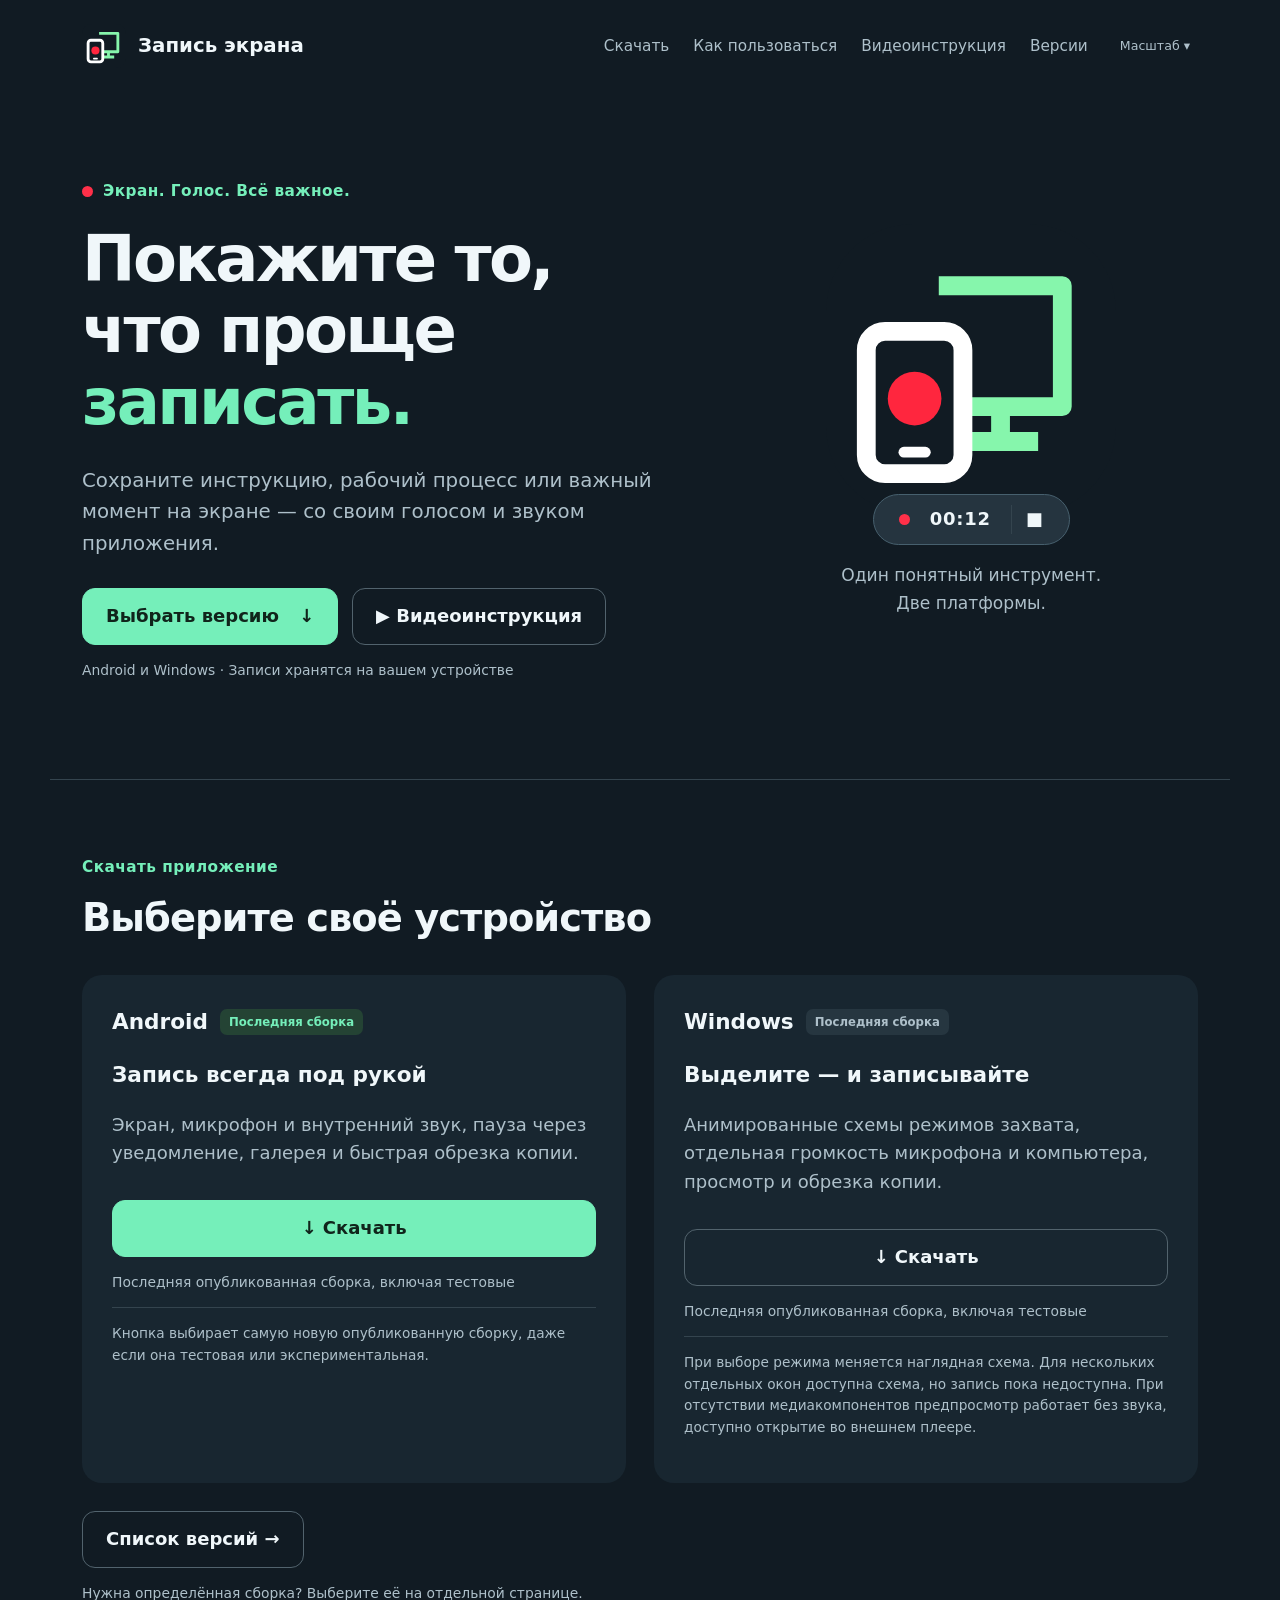
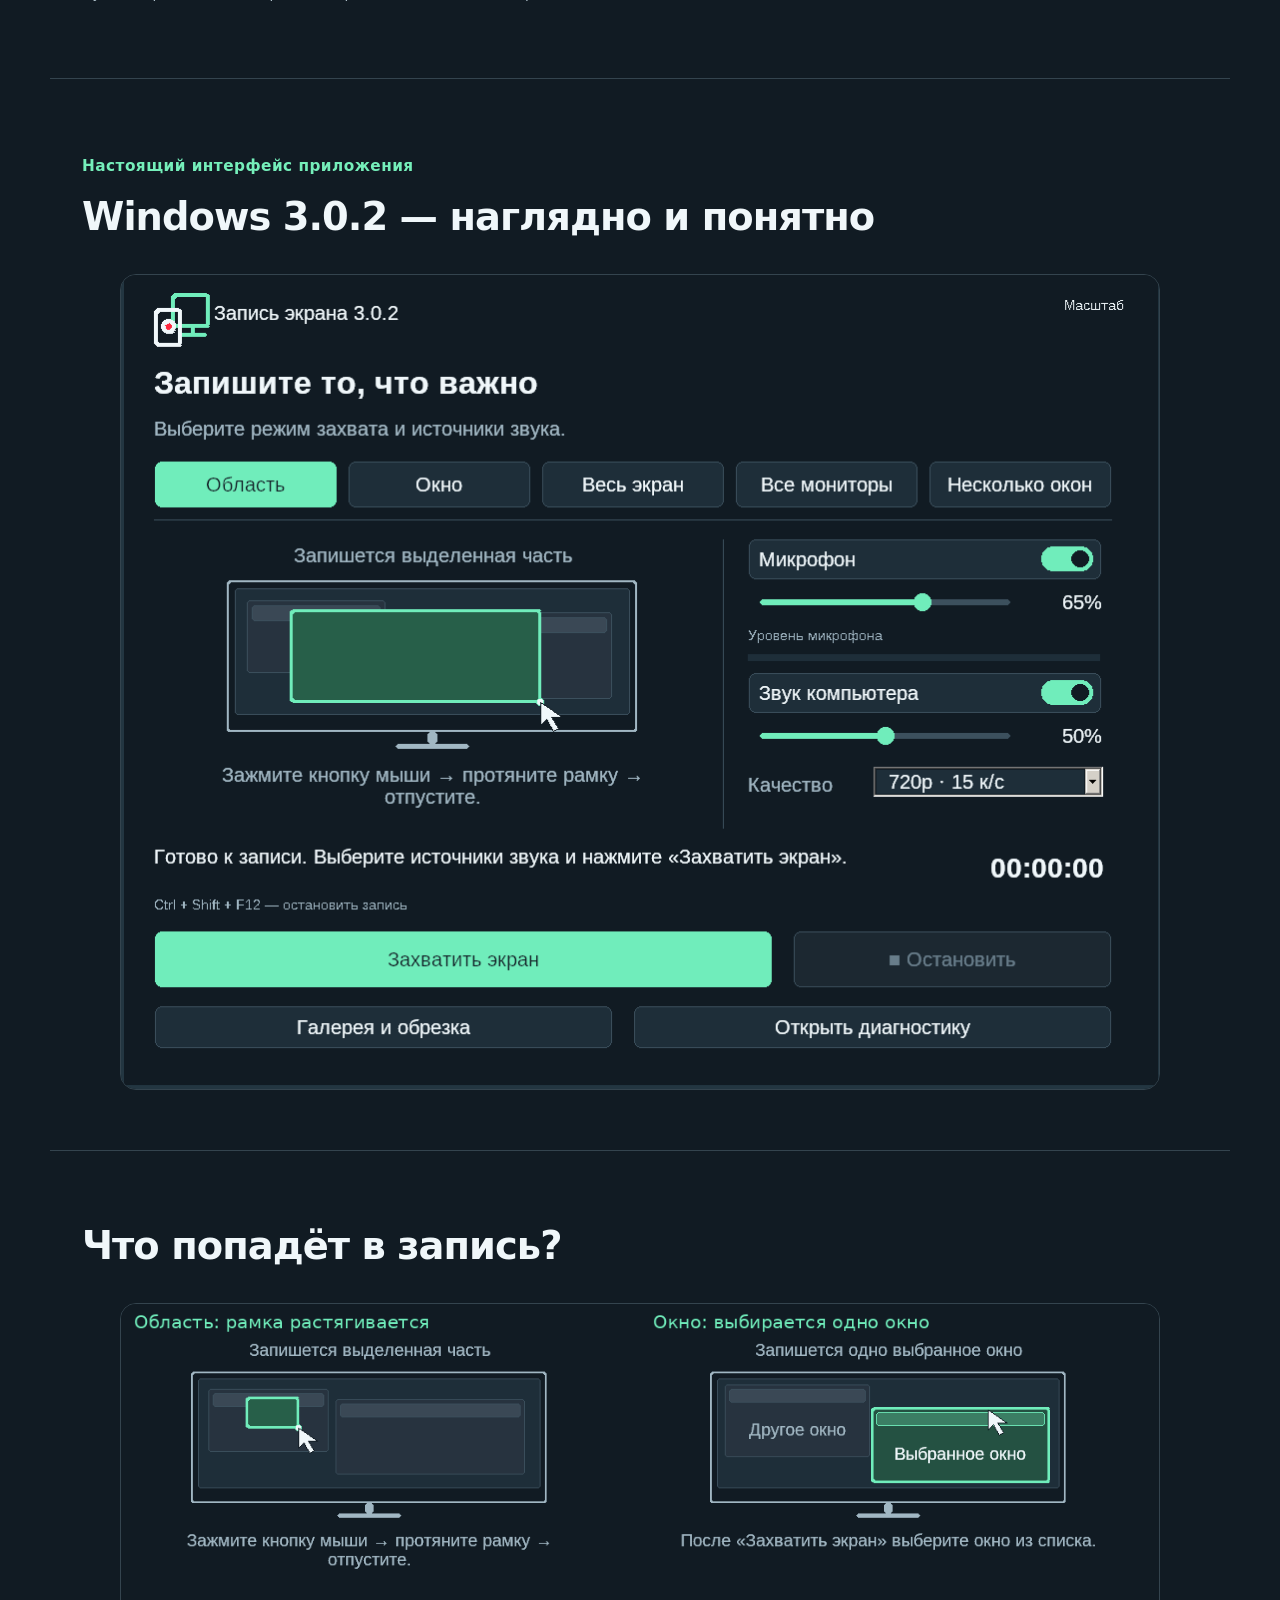
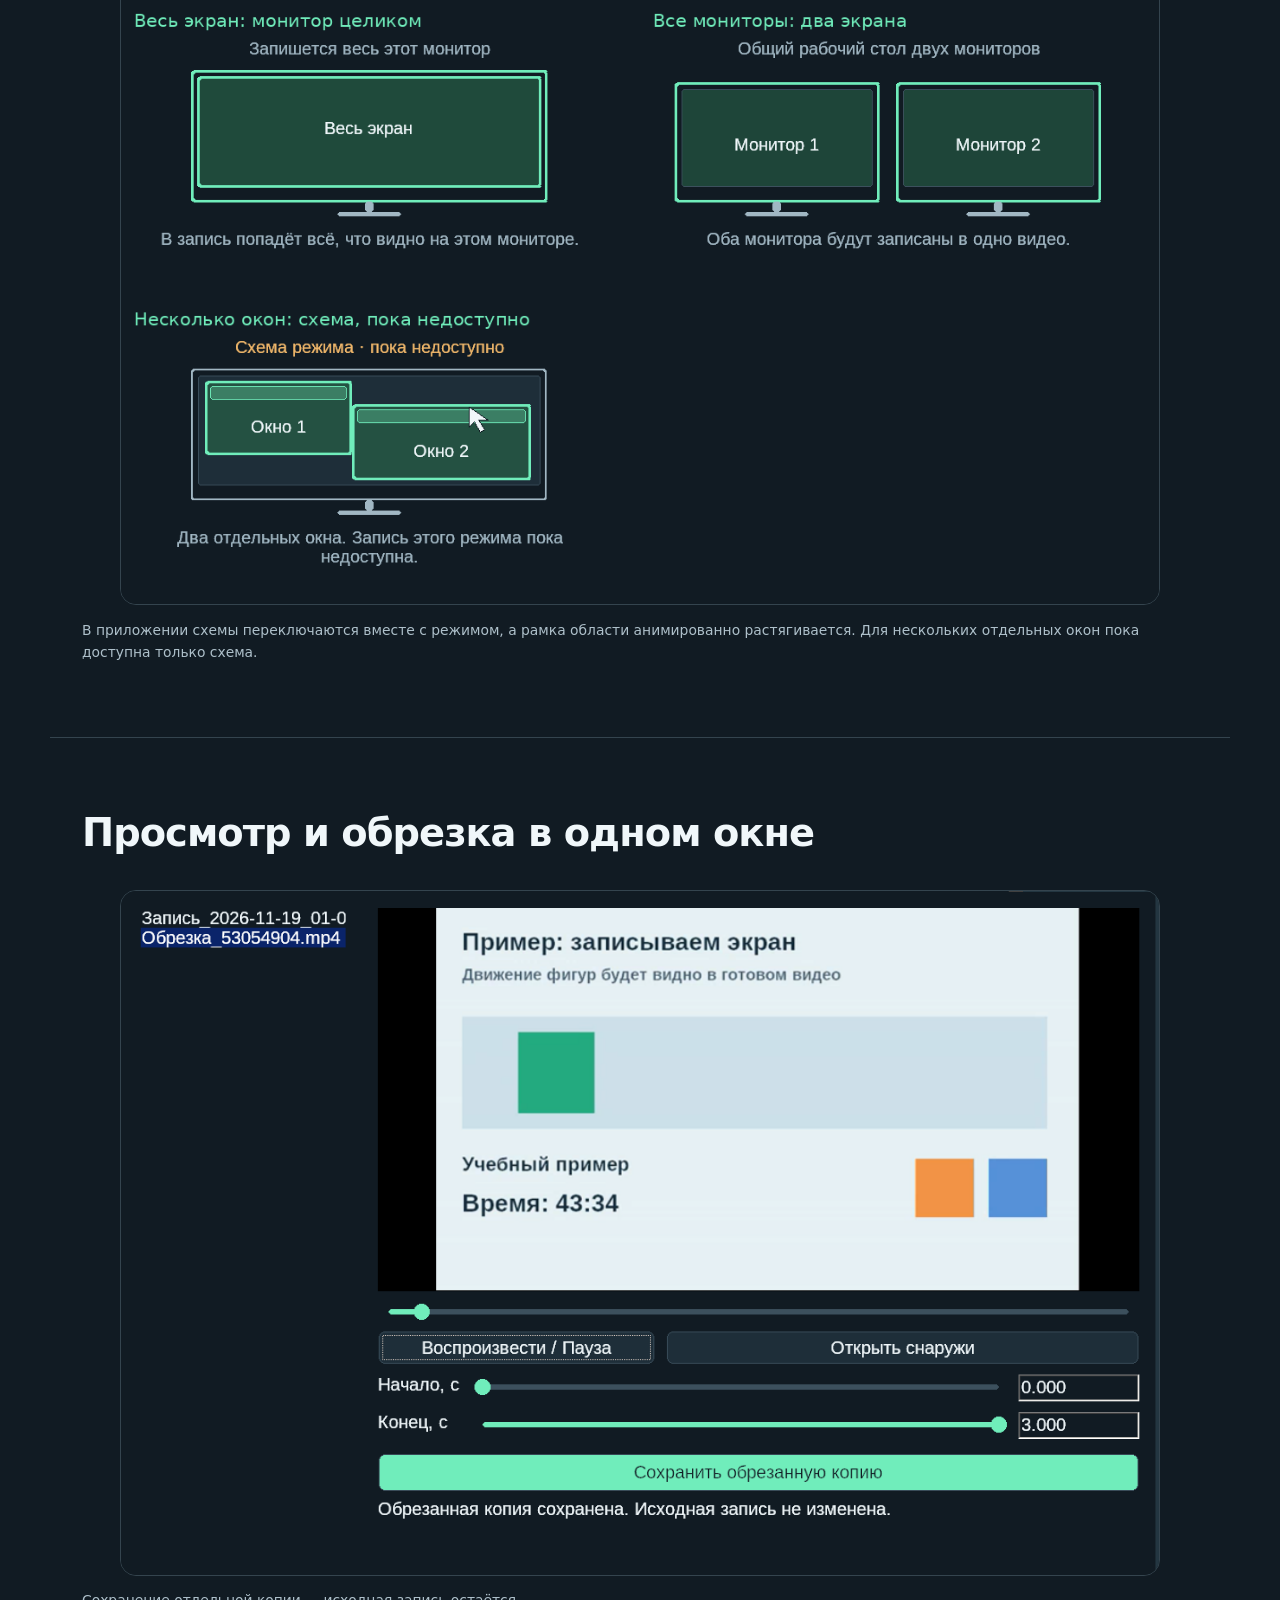
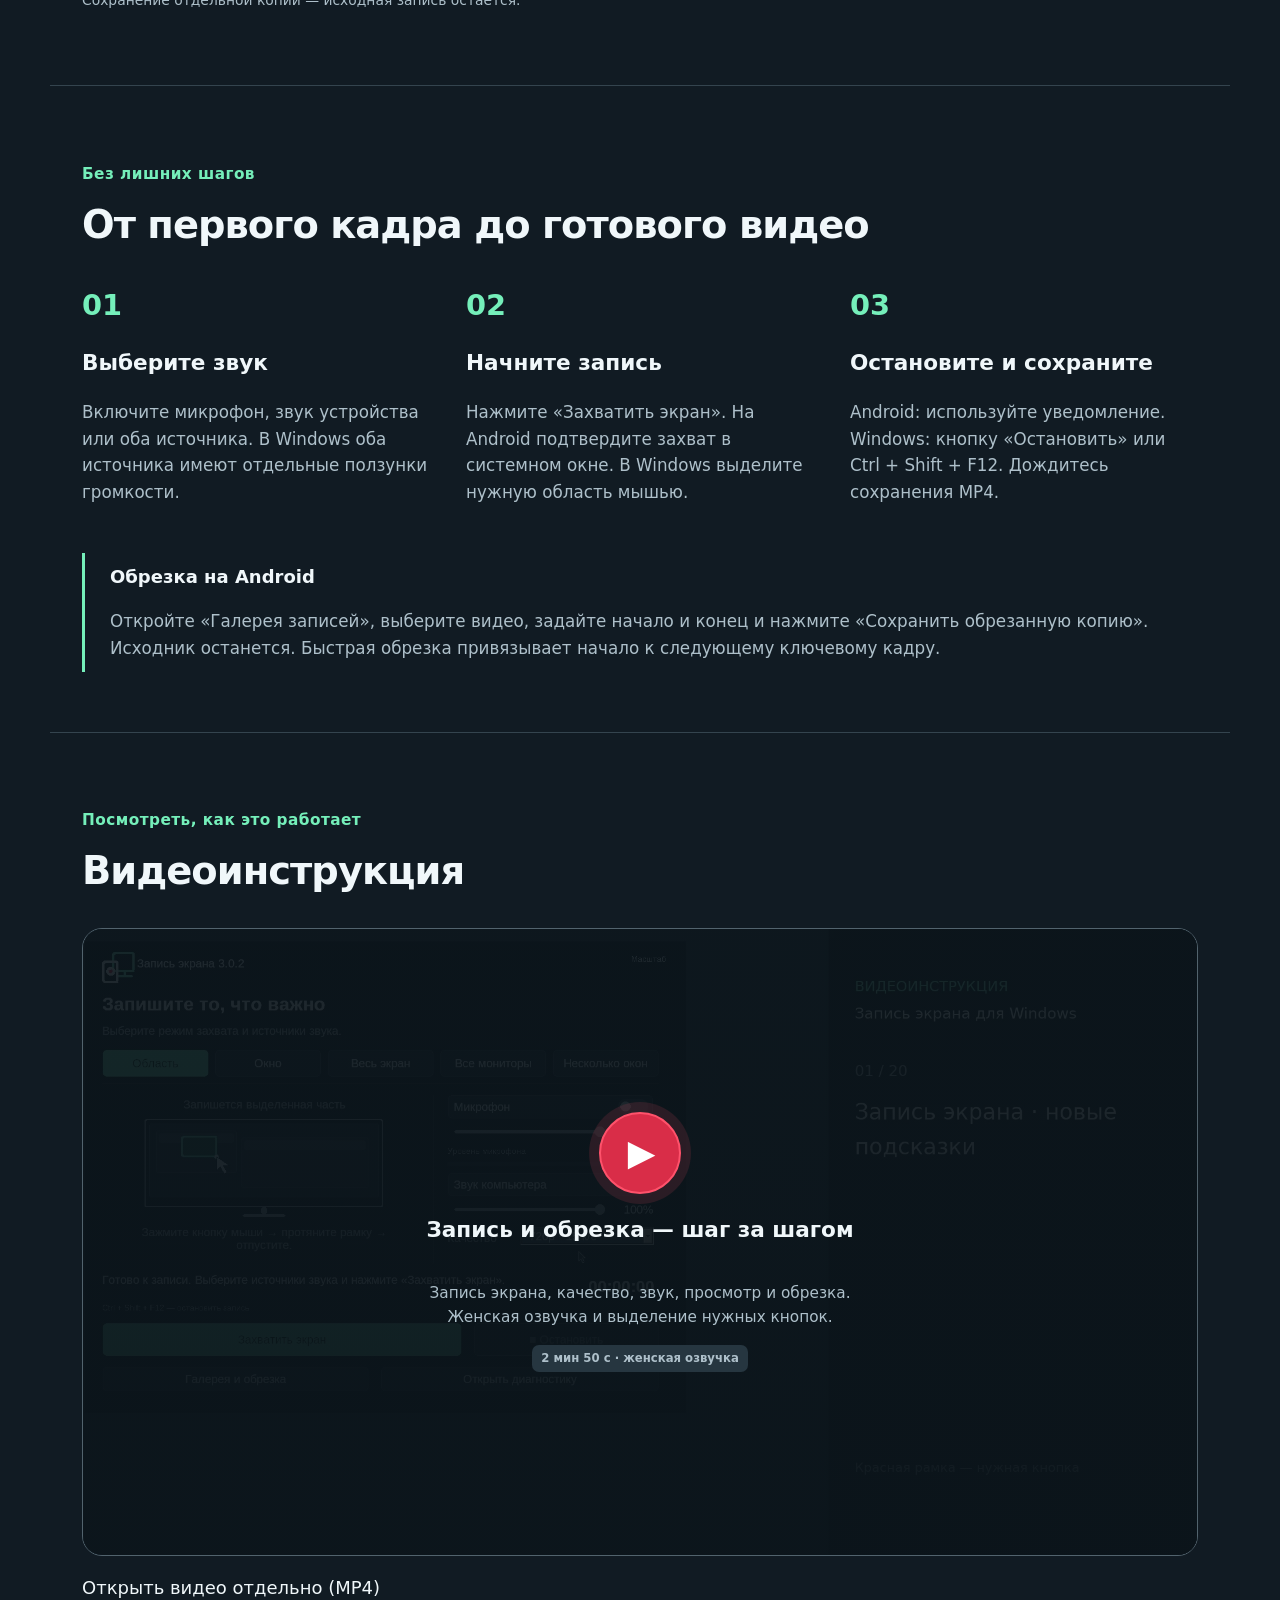
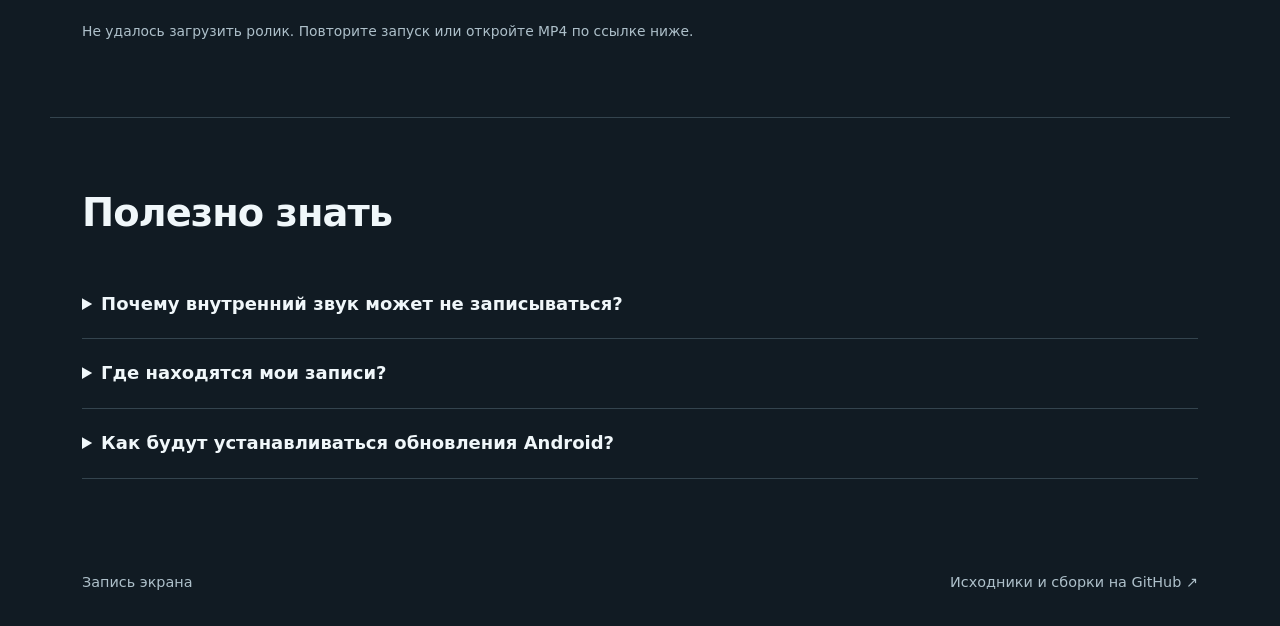
<file: site/index.html>
<!doctype html><html lang="ru"><head><meta charset="utf-8"><meta name="viewport" content="width=device-width,initial-scale=1"><meta name="theme-color" content="#111b23"><title>Запись экрана — скачать для Android и Windows</title><meta name="description" content="Запись экрана со звуком для Android и Windows. Скачать экспериментальный APK, Windows-приложение и посмотреть инструкции."><link rel="icon" href="icon.svg"><link rel="stylesheet" href="style.css?v=downloads-1"></head><body>
<header class="wrap"><a class="brand" href="#"><img src="icon.svg" alt="" width="44" height="44"><span>Запись экрана</span></a><nav aria-label="Главное меню"><a href="#download">Скачать</a><a href="#how">Как пользоваться</a><a href="#guide">Видеоинструкция</a><a href="versions.html">Версии</a></nav><button id="font" class="quiet" aria-haspopup="true" aria-expanded="false">Масштаб ▾</button><div id="font-menu" hidden role="group" aria-label="Масштаб интерфейса"><button data-font="100">100%</button><button data-font="125">125%</button><button data-font="150">150%</button><button data-font="175">175%</button><button data-font="200">200%</button></div></header>
<main><section class="hero wrap"><div><p class="eyebrow"><span class="dot"></span> Экран. Голос. Всё важное.</p><h1>Покажите то,<br>что проще <em>записать.</em></h1><p class="intro">Сохраните инструкцию, рабочий процесс или важный момент на экране — со своим голосом и звуком приложения.</p><div class="actions"><a class="button primary" href="#download">Выбрать версию <span>↓</span></a><a class="button" href="#guide">▶ Видеоинструкция</a></div><p class="subtle">Android и Windows · Записи хранятся на вашем устройстве</p></div><div class="visual" aria-label="Схема: телефон и компьютер с индикатором записи"><img src="icon.svg" alt="Телефон перед монитором, красная точка записи"><div class="record-pill"><span class="dot"></span> 00:12 <span class="stop">■</span></div><p>Один понятный инструмент.<br>Две платформы.</p></div></section>
<section id="download" class="wrap section"><p class="eyebrow">Скачать приложение</p><h2>Выберите своё устройство</h2><div class="downloads"><article><div class="platform">Android <span class="badge" id="channel-android">Последняя сборка</span></div><h3>Запись всегда под рукой</h3><p>Экран, микрофон и внутренний звук, пауза через уведомление, галерея и быстрая обрезка копии.</p><a class="button primary" href="download.html?platform=android">↓ Скачать</a><p class="subtle" id="latest-android">Последняя опубликованная сборка, включая тестовые</p><p class="note">Кнопка выбирает самую новую опубликованную сборку, даже если она тестовая или экспериментальная.</p></article><article><div class="platform">Windows <span class="badge muted" id="channel-windows">Последняя сборка</span></div><h3>Выделите — и записывайте</h3><p>Анимированные схемы режимов захвата, отдельная громкость микрофона и компьютера, просмотр и обрезка копии.</p><a class="button" href="download.html?platform=windows">↓ Скачать</a><p class="subtle" id="latest-windows">Последняя опубликованная сборка, включая тестовые</p><p class="note">При выборе режима меняется наглядная схема. Для нескольких отдельных окон доступна схема, но запись пока недоступна. При отсутствии медиакомпонентов предпросмотр работает без звука, доступно открытие во внешнем плеере.</p></article></div><div class="version-actions"><a class="button" href="versions.html">Список версий →</a><p class="subtle">Нужна определённая сборка? Выберите её на отдельной странице.</p></div></section>
<section class="wrap section"><p class="eyebrow">Настоящий интерфейс приложения</p><h2>Windows 3.0.2 — наглядно и понятно</h2><img class="app-screenshot" src="assets/windows-3.0.png" alt="Windows 3.0.2: схема захвата, отдельная громкость микрофона и компьютера, компактное меню Масштаб" loading="lazy"></section><section class="wrap section"><h2>Что попадёт в запись?</h2><img class="app-screenshot" src="assets/capture-modes-3.0.2.png" alt="Пять схем захвата: область внутри рамки, одно окно, весь экран, два монитора и схема нескольких окон" loading="lazy"><p class="subtle">В приложении схемы переключаются вместе с режимом, а рамка области анимированно растягивается. Для нескольких отдельных окон пока доступна только схема.</p></section><section class="wrap section"><h2>Просмотр и обрезка в одном окне</h2><img class="app-screenshot" src="assets/gallery.png" alt="Галерея Windows: просмотр записи и выбор начала и конца обрезки" loading="lazy"><p class="subtle">Сохранение отдельной копии — исходная запись остаётся.</p></section><section id="how" class="wrap section"><p class="eyebrow">Без лишних шагов</p><h2>От первого кадра до готового видео</h2><div class="steps"><article><b>01</b><h3>Выберите звук</h3><p>Включите микрофон, звук устройства или оба источника. В Windows оба источника имеют отдельные ползунки громкости.</p></article><article><b>02</b><h3>Начните запись</h3><p>Нажмите «Захватить экран». На Android подтвердите захват в системном окне. В Windows выделите нужную область мышью.</p></article><article><b>03</b><h3>Остановите и сохраните</h3><p>Android: используйте уведомление. Windows: кнопку «Остановить» или Ctrl + Shift + F12. Дождитесь сохранения MP4.</p></article></div><div class="tip"><strong>Обрезка на Android</strong><p>Откройте «Галерея записей», выберите видео, задайте начало и конец и нажмите «Сохранить обрезанную копию». Исходник останется. Быстрая обрезка привязывает начало к следующему ключевому кадру.</p></div></section>
<section id="guide" class="wrap section"><p class="eyebrow">Посмотреть, как это работает</p><h2>Видеоинструкция</h2><div class="video-shell"><div id="video-poster" class="video-poster"><button class="play" aria-label="Смотреть видеоинструкцию">▶</button><h3>Запись и обрезка — шаг за шагом</h3><p>Запись экрана, качество, звук, просмотр и обрезка.<br>Женская озвучка и выделение нужных кнопок.</p><span class="badge muted">Пошаговый урок · женская озвучка</span></div><video id="tutorial" hidden controls playsinline preload="metadata" poster="assets/tutorial-v3-poster.jpg" aria-label="Видеоинструкция"><track kind="captions" src="assets/tutorial-v3-ru.vtt" srclang="ru" label="Русские"></video></div><p><a href="assets/tutorial-windows-v3.mp4" target="_blank" rel="noopener">Открыть видео отдельно (MP4)</a></p><p id="video-status" class="subtle">Настоящая запись Windows 3.0.2: схемы режимов, два ползунка громкости, качество, масштаб, просмотр и обрезка. Нажмите ▶ для просмотра со звуком.</p></section>
<section class="wrap section faq"><h2>Полезно знать</h2><details><summary>Почему внутренний звук может не записываться?</summary><p>Android позволяет приложениям запрещать захват своего звука. Защищённое видео и звонки могут быть недоступны для записи.</p></details><details><summary>Где находятся мои записи?</summary><p>Android: Movies/ScreenRecorder и галерея приложения. Windows: Видео/ScreenRecorder вашего профиля.</p></details><details><summary>Как будут устанавливаться обновления Android?</summary><p>При возвращении в приложение проверяется каталог опубликованных сборок. По умолчанию разрешены тестовые версии; в настройках можно выбрать только стабильные. Скачанный APK проверяется, а установку подтверждает Android.</p></details></section></main><footer class="wrap"><span>Запись экрана</span><a href="https://github.com/nicolenkoe/screen-recorder-downloads">Исходники и сборки на GitHub ↗</a></footer><script src="settings.js?v=downloads-1"></script><script src="app.js?v=downloads-1"></script></body></html>
</file>
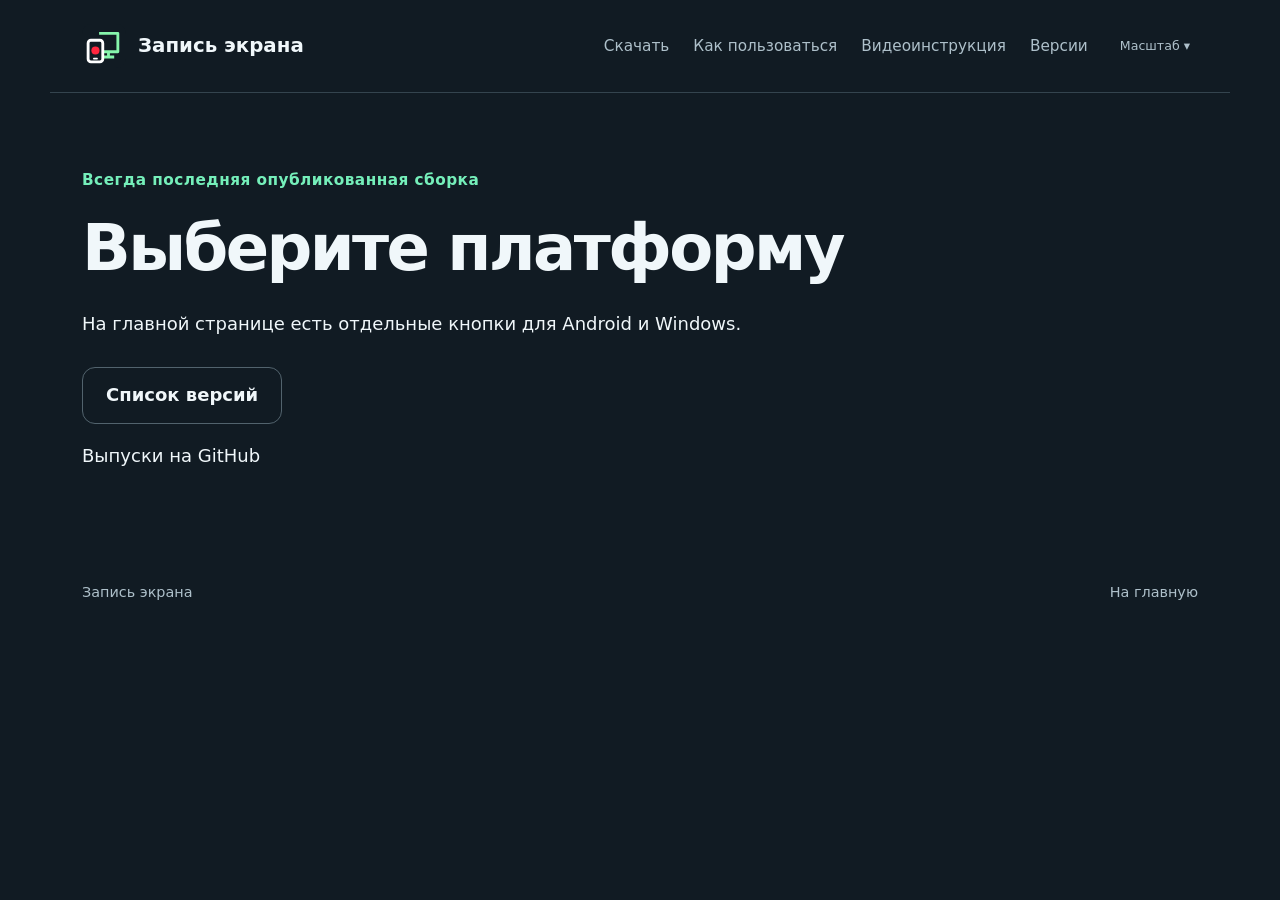
<file: site/download.html>
<!doctype html><html lang="ru"><head><meta charset="utf-8"><meta name="viewport" content="width=device-width,initial-scale=1"><meta name="theme-color" content="#111b23"><title>Скачать — Запись экрана</title><link rel="icon" href="icon.svg"><link rel="stylesheet" href="style.css?v=downloads-1"></head><body><header class="wrap"><a class="brand" href="index.html"><img src="icon.svg" alt="" width="44" height="44"><span>Запись экрана</span></a><nav aria-label="Главное меню"><a href="index.html#download">Скачать</a><a href="index.html#how">Как пользоваться</a><a href="index.html#guide">Видеоинструкция</a><a href="versions.html">Версии</a></nav><button id="font" class="quiet" aria-haspopup="true" aria-expanded="false">Масштаб ▾</button><div id="font-menu" hidden role="group" aria-label="Масштаб интерфейса"><button data-font="100">100%</button><button data-font="125">125%</button><button data-font="150">150%</button><button data-font="175">175%</button><button data-font="200">200%</button></div></header><main class="wrap section"><p class="eyebrow">Всегда последняя опубликованная сборка</p><h1 id="download-title">Подготавливаем скачивание</h1><p id="download-status" role="status" aria-live="polite">Проверяем версии, включая тестовые и экспериментальные.</p><div class="actions"><a id="direct-download" class="button primary" hidden>↓ Скачать</a><button id="retry-download" class="button" hidden>Повторить</button><a class="button" href="versions.html">Список версий</a></div><p><a id="github-releases" href="https://github.com/nicolenkoe/screen-recorder-downloads/releases">Выпуски на GitHub</a></p><noscript><p>Для автоматического выбора включите JavaScript или откройте выпуски на GitHub.</p></noscript></main><footer class="wrap"><span>Запись экрана</span><a href="index.html#download">На главную</a></footer><script src="settings.js?v=downloads-1"></script><script type="module" src="download.mjs"></script></body></html>
</file>
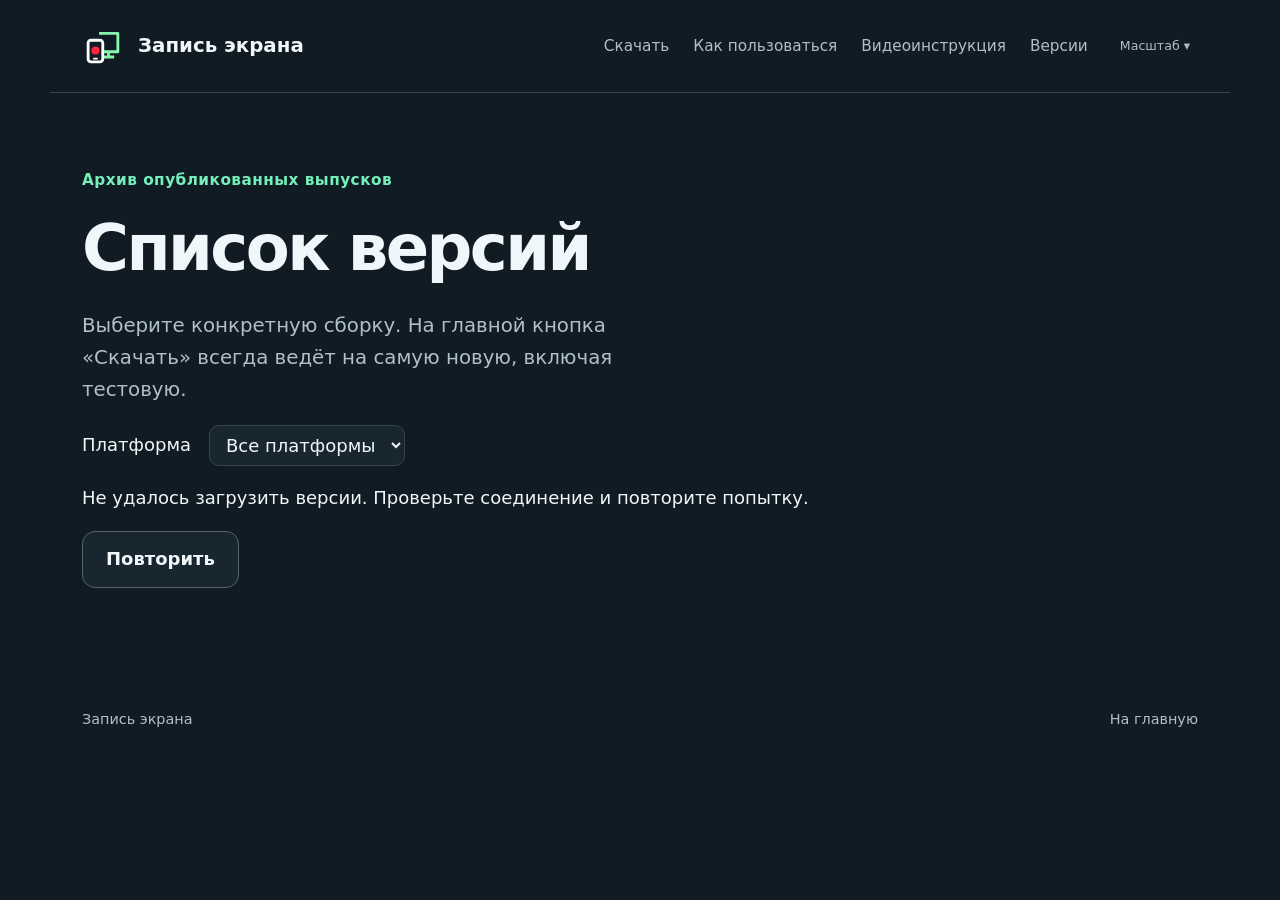
<file: site/versions.html>
<!doctype html><html lang="ru"><head><meta charset="utf-8"><meta name="viewport" content="width=device-width,initial-scale=1"><meta name="theme-color" content="#111b23"><title>Список версий — Запись экрана</title><link rel="icon" href="icon.svg"><link rel="stylesheet" href="style.css?v=downloads-1"></head><body><header class="wrap"><a class="brand" href="index.html"><img src="icon.svg" alt="" width="44" height="44"><span>Запись экрана</span></a><nav aria-label="Главное меню"><a href="index.html#download">Скачать</a><a href="index.html#how">Как пользоваться</a><a href="index.html#guide">Видеоинструкция</a><a href="versions.html">Версии</a></nav><button id="font" class="quiet" aria-haspopup="true" aria-expanded="false">Масштаб ▾</button><div id="font-menu" hidden role="group" aria-label="Масштаб интерфейса"><button data-font="100">100%</button><button data-font="125">125%</button><button data-font="150">150%</button><button data-font="175">175%</button><button data-font="200">200%</button></div></header><main class="wrap section"><p class="eyebrow">Архив опубликованных выпусков</p><h1>Список версий</h1><p class="intro">Выберите конкретную сборку. На главной кнопка «Скачать» всегда ведёт на самую новую, включая тестовую.</p><label class="version-filter" for="platform-filter">Платформа <select id="platform-filter"><option value="all">Все платформы</option><option value="android">Android</option><option value="windows">Windows</option></select></label><p id="versions-status" role="status" aria-live="polite">Загружаем версии…</p><button id="retry-versions" class="button" hidden>Повторить</button><div id="version-list" class="version-list"></div><noscript><p>Включите JavaScript или <a href="https://github.com/nicolenkoe/screen-recorder-downloads/releases">откройте выпуски на GitHub</a>.</p></noscript></main><footer class="wrap"><span>Запись экрана</span><a href="index.html#download">На главную</a></footer><script src="settings.js?v=downloads-1"></script><script type="module" src="versions.mjs"></script></body></html>
</file>
<file: site/style.css>
:root{color-scheme:dark;--bg:#111b23;--surface:#182630;--text:#f0f7fa;--muted:#aec0ca;--mint:#75efba;--line:#34444e;font:18px/1.6 'Segoe UI',system-ui,sans-serif}*{box-sizing:border-box}html{scroll-behavior:smooth;scroll-padding-top:36px}body{margin:0;background:var(--bg);color:var(--text)}a{color:inherit;text-decoration:none}a:hover{text-decoration:underline}button,input{font:inherit}.wrap{max-width:1180px;margin:auto;padding-inline:32px}header{display:flex;align-items:center;gap:24px;padding-block:24px;position:relative}.brand{display:flex;align-items:center;gap:12px;font-weight:650;font-size:1.1rem;white-space:nowrap}nav{display:flex;gap:24px;margin-left:auto;font-size:.85rem;color:var(--muted)}.quiet{font-size:.7rem;background:none;border:0;color:var(--muted);cursor:pointer;white-space:nowrap;padding:8px}#font-menu{position:absolute;z-index:5;right:32px;top:75px;background:#24343f;border:1px solid var(--line);padding:6px;border-radius:10px;box-shadow:0 8px 24px #0005}#font-menu button{display:block;width:95px;padding:5px 15px;background:none;border:0;color:var(--text);cursor:pointer;text-align:left;font-size:.8rem}#font-menu button:hover,#font-menu button[aria-pressed=true]{background:var(--mint);color:var(--bg);border-radius:5px}.hero{display:grid;grid-template-columns:1.35fr 1fr;align-items:center;gap:50px;padding-block:72px 84px}.eyebrow{display:flex;align-items:center;gap:10px;color:var(--mint);font-weight:600;font-size:.85rem;letter-spacing:.03em}.dot{width:11px;height:11px;border-radius:100%;display:inline-block;background:#ff3049;flex:none}h1{font-size:clamp(2.4rem,5vw,3.7rem);line-height:1.12;letter-spacing:-.04em;margin:20px 0 26px}h1 em{font-style:normal;color:var(--mint)}.intro{max-width:620px;color:var(--muted);font-size:1.1rem}.actions{display:flex;flex-wrap:wrap;gap:14px;margin:28px 0 14px}.button{display:inline-flex;justify-content:center;align-items:center;gap:20px;min-height:54px;padding:13px 23px;border:1px solid #52636d;border-radius:13px;font-weight:650;background:transparent}.button:hover{background:#253b46;text-decoration:none}.primary{background:var(--mint);color:#10241b;border-color:var(--mint)}.primary:hover{background:#a0ffd7}.subtle{font-size:.77rem;color:var(--muted)}.visual{display:flex;align-items:center;flex-direction:column}.visual>img{width:78%;max-width:290px;border-radius:30%}.visual>p{color:var(--muted);text-align:center;font-size:.95rem}.record-pill{background:#25343f;border:1px solid #47606e;border-radius:40px;display:flex;align-items:center;gap:20px;padding:10px 25px;margin-top:-20px;position:relative;font-weight:700;letter-spacing:.04em}.record-pill .stop{padding-left:14px;border-left:1px solid var(--line)}.section{padding-block:60px;border-top:1px solid var(--line)}h2{font-size:clamp(1.7rem,3vw,2.3rem);line-height:1.2;letter-spacing:-.025em;margin:12px 0 34px}h3{font-size:1.2rem;line-height:1.3}.downloads{display:grid;grid-template-columns:1fr 1fr;gap:28px}.downloads article{background:var(--surface);padding:30px;border-radius:20px}.platform{display:flex;gap:12px;align-items:center;flex-wrap:wrap;font-weight:700;font-size:1.2rem}.badge{font-size:.65rem;padding:4px 9px;border-radius:7px;color:var(--mint);background:#244334;font-weight:600}.badge.muted{color:var(--muted);background:#263640}.downloads article>p{color:var(--muted)}.downloads .button{width:100%;margin-top:14px}.note{font-size:.76rem;border-top:1px solid var(--line);padding-top:15px}.steps{display:grid;grid-template-columns:repeat(3,1fr);gap:36px}.steps b{font-size:1.6rem;color:var(--mint)}.steps p,.tip p{color:var(--muted);font-size:.93rem}.tip{margin-top:30px;border-left:3px solid var(--mint);padding:10px 25px}.tip p{margin-bottom:0}.video-shell{border:1px solid #52636d;background:#0b141a;border-radius:20px;overflow:hidden;aspect-ratio:16/9;display:flex;align-items:center;justify-content:center}.video-poster{text-align:center;padding:25px}.video-poster p{color:var(--muted);font-size:.85rem}.play{display:inline-grid;place-items:center;border:2px solid var(--mint);color:var(--mint);background:#1f3732;width:82px;height:82px;border-radius:100%;font-size:2rem;cursor:pointer;padding-left:9px}.play:disabled{cursor:default;opacity:.6}video{width:100%;height:100%;background:#000}.faq details{padding:20px 0;border-bottom:1px solid var(--line)}summary{cursor:pointer;font-weight:600}.faq p{color:var(--muted);max-width:800px}footer{display:flex;justify-content:space-between;gap:20px;padding-block:32px;color:var(--muted);font-size:.8rem}:focus-visible{outline:3px solid var(--mint);outline-offset:5px}@media(max-width:760px){.wrap{padding-inline:20px}header{gap:10px;flex-wrap:wrap}.brand{font-size:.95rem}nav{order:3;margin:0;gap:16px;font-size:.75rem;width:100%;flex-wrap:wrap}.quiet{margin-left:auto}.hero{grid-template-columns:1fr;gap:35px;padding-block:30px 50px}.visual{display:none}.section{padding-block:40px}.downloads,.steps{grid-template-columns:1fr}.downloads article{padding:24px}.video-shell{aspect-ratio:auto;min-height:340px}.actions .button{flex:1 1 auto}footer{flex-direction:column}.video-poster{padding:20px}}@media(prefers-reduced-motion:reduce){html{scroll-behavior:auto}}

.app-screenshot{display:block;width:100%;max-width:1040px;border:1px solid var(--line);border-radius:16px;margin:auto}

.video-poster{width:100%;height:100%;display:flex;flex-direction:column;align-items:center;justify-content:center;background:linear-gradient(#0b141ae8,#0b141af5),url("assets/tutorial-v3-poster.jpg") center/cover}.video-poster[hidden]{display:none}.play{border-color:#ff526b;background:#d92d48;color:white;box-shadow:0 0 0 10px #ff526b20}.play:hover{background:#ef3c58}

.version-actions{margin-top:28px}.version-list{display:grid;grid-template-columns:1fr 1fr;gap:22px;margin-top:28px}.version-card{border:1px solid var(--line);background:var(--surface);border-radius:18px;padding:26px;min-width:0}.version-card h2{font-size:1.3rem;margin:15px 0;overflow-wrap:anywhere}.version-top{display:flex;align-items:center;flex-wrap:wrap;gap:14px}.release-details{display:block;margin-top:15px;font-size:.85rem;color:var(--muted)}.channel-test{background:#4b3b24;color:#ffd18b}.channel-experimental{background:#42334c;color:#e4b6ff}.version-filter select{font:inherit;background:var(--surface);color:var(--text);border:1px solid var(--line);border-radius:10px;padding:8px 12px;margin-left:10px}.version-filter{display:flex;align-items:center;flex-wrap:wrap;gap:8px}.actions [hidden]{display:none}@media(max-width:760px){.version-list{grid-template-columns:1fr}.version-filter select{margin-left:0}}

[hidden]{display:none!important}button.button{background:var(--surface);color:var(--text);cursor:pointer}
</file>
